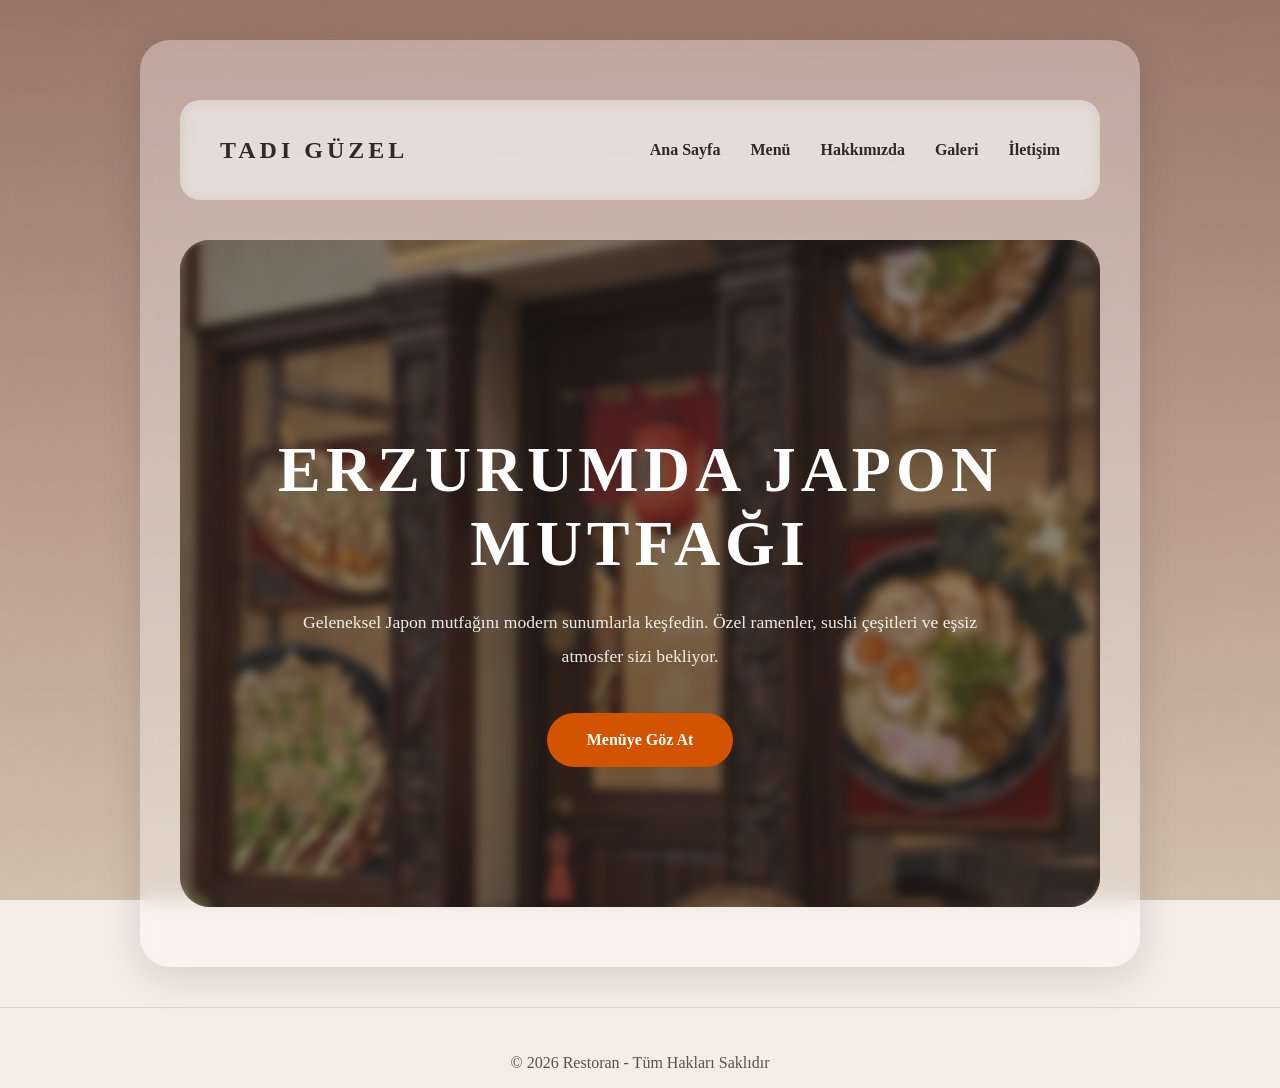
<file: index.html>
<!DOCTYPE html>
<html lang="tr">
<head>
    <meta charset="UTF-8">
    <meta name="viewport" content="width=device-width, initial-scale=1.0">
    <title>Anasayfa</title>
    <link rel="stylesheet" href="./style.css" type="text/css">
</head>
<body>

    <div class="menu-canvas">

        <header>
            <nav class="navbar">
                <div class="nav-logo">
                    TADI GÜZEL
                </div>
                <button class="nav-toggle" aria-expanded="false" aria-label="Menü aç/kapa">
                    <span></span>
                    <span></span>
                    <span></span>
                </button>
                <ul class="nav-links" id="nav-menu">
                    <li><a href="index.html">Ana Sayfa</a></li>
                    <li><a href="menu.html">Menü</a></li>
                    <li><a href="about.html">Hakkımızda</a></li>
                    <li><a href="gallery.html">Galeri</a></li>
                    <li><a href="contact.html">İletişim</a></li>
                </ul>
            </nav>
        </header>

        <main>
            <section class="hero-section">

            <h1>ERZURUMDA JAPON MUTFAĞI</h1>

            <p>
                Geleneksel Japon mutfağını modern sunumlarla keşfedin.
                Özel ramenler, sushi çeşitleri ve eşsiz atmosfer sizi bekliyor.
            </p>

            <a href="menu.html" class="hero-btn">
                Menüye Göz At
            </a>

        </section>
        </main>

    </div>

    <footer class="footer">
        <p>© 2026 Restoran - Tüm Hakları Saklıdır</p>
    </footer>

    <script src="./script.js"></script>
</body>
</html>
</file>
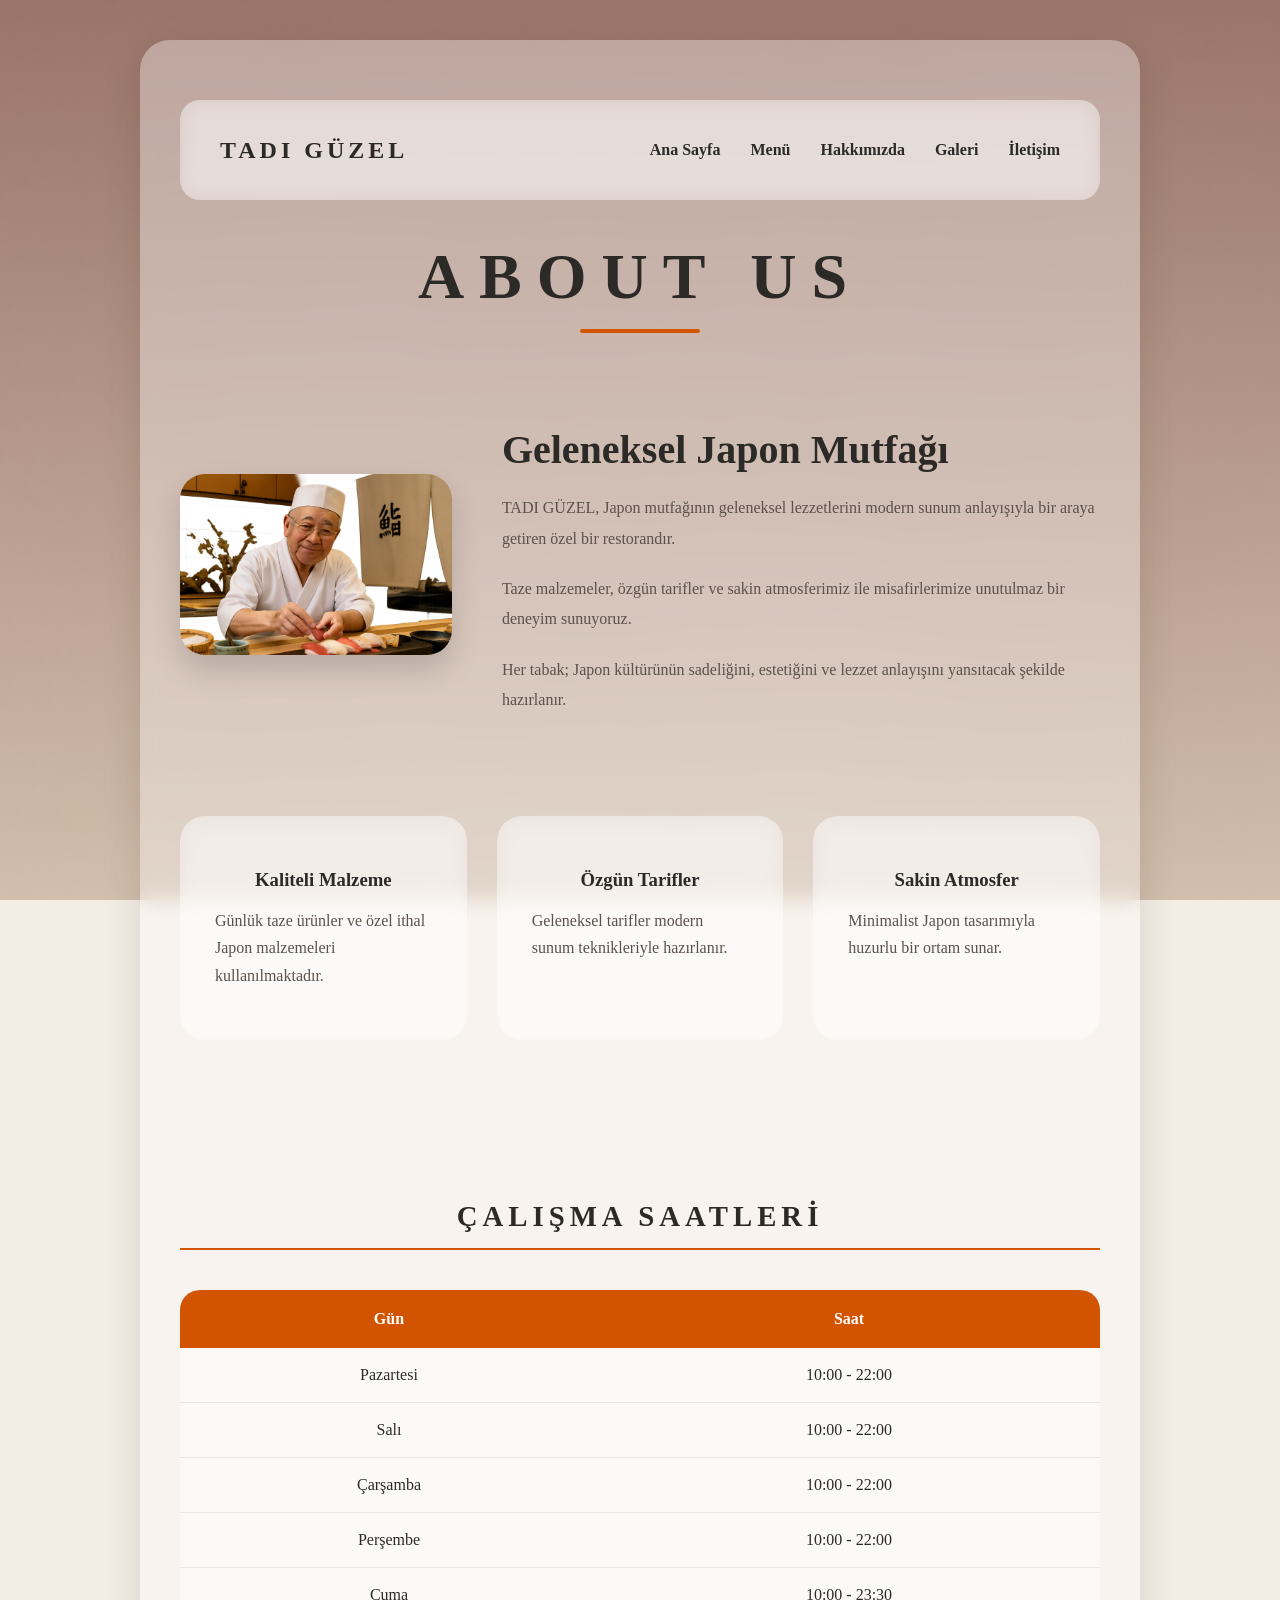
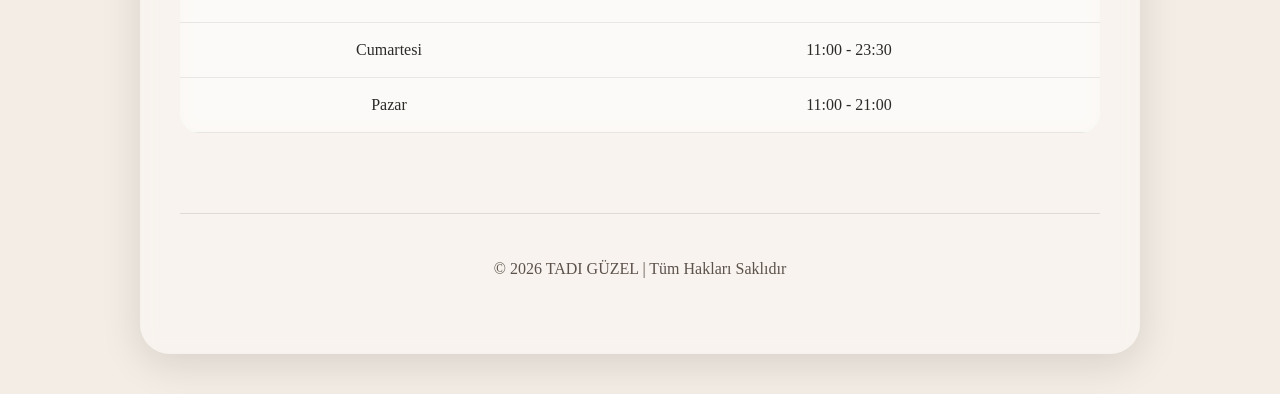
<file: about.html>
<!DOCTYPE html>
<html lang="tr">
<head>
    <meta charset="UTF-8">
    <meta name="viewport" content="width=device-width, initial-scale=1.0">
    <title>Hakkımızda | TADI GÜZEL</title>
    <link rel="stylesheet" href="./style.css" type="text/css">
</head>

<body>

    <div class="menu-canvas">

        <header>
            <nav class="navbar">
                <div class="nav-logo">
                    TADI GÜZEL
                </div>
                <button class="nav-toggle" aria-expanded="false" aria-label="Menü aç/kapa">
                    <span></span>
                    <span></span>
                    <span></span>
                </button>
                <ul class="nav-links" id="nav-menu">
                    <li><a href="index.html">Ana Sayfa</a></li>
                    <li><a href="menu.html">Menü</a></li>
                    <li><a href="about.html">Hakkımızda</a></li>
                    <li><a href="gallery.html">Galeri</a></li>
                    <li><a href="contact.html">İletişim</a></li>
                </ul>
            </nav>

            <!-- SAYFA BAŞLIK -->
            <div class="top-menu-title">
                ABOUT US
            </div>
        </header>

        <main>

        <!-- HAKKIMIZDA -->
        <section class="about-section">

            <div class="about-image">
                <img src="resimler/dedem.jpeg" alt="Şef Görseli">
            </div>

            <div class="about-text">

                <h2>Geleneksel Japon Mutfağı</h2>

                <p>
                    TADI GÜZEL, Japon mutfağının geleneksel lezzetlerini
                    modern sunum anlayışıyla bir araya getiren özel bir
                    restorandır.
                </p>

                <p>
                    Taze malzemeler, özgün tarifler ve sakin atmosferimiz ile
                    misafirlerimize unutulmaz bir deneyim sunuyoruz.
                </p>

                <p>
                    Her tabak; Japon kültürünün sadeliğini, estetiğini ve
                    lezzet anlayışını yansıtacak şekilde hazırlanır.
                </p>

            </div>

        </section>

        <!-- BİLGİ KARTLARI -->
        <section class="info-cards">

            <div class="info-card">
                <h3>Kaliteli Malzeme</h3>
                <p>
                    Günlük taze ürünler ve özel ithal Japon malzemeleri
                    kullanılmaktadır.
                </p>
            </div>

            <div class="info-card">
                <h3>Özgün Tarifler</h3>
                <p>
                    Geleneksel tarifler modern sunum teknikleriyle
                    hazırlanır.
                </p>
            </div>

            <div class="info-card">
                <h3>Sakin Atmosfer</h3>
                <p>
                    Minimalist Japon tasarımıyla huzurlu bir ortam sunar.
                </p>
            </div>

        </section>

        <!-- ÇALIŞMA SAATLERİ TABLO -->
        <section class="schedule-section">

            <h2 class="section-label">ÇALIŞMA SAATLERİ</h2>

            <table class="schedule-table">

                <tr>
                    <th>Gün</th>
                    <th>Saat</th>
                </tr>

                <tr>
                    <td>Pazartesi</td>
                    <td>10:00 - 22:00</td>
                </tr>

                <tr>
                    <td>Salı</td>
                    <td>10:00 - 22:00</td>
                </tr>

                <tr>
                    <td>Çarşamba</td>
                    <td>10:00 - 22:00</td>
                </tr>

                <tr>
                    <td>Perşembe</td>
                    <td>10:00 - 22:00</td>
                </tr>

                <tr>
                    <td>Cuma</td>
                    <td>10:00 - 23:30</td>
                </tr>

                <tr>
                    <td>Cumartesi</td>
                    <td>11:00 - 23:30</td>
                </tr>

                <tr>
                    <td>Pazar</td>
                    <td>11:00 - 21:00</td>
                </tr>

            </table>

        </section>
        </main>

        <!-- FOOTER -->
        <footer class="footer">
            <p>© 2026 TADI GÜZEL | Tüm Hakları Saklıdır</p>
        </footer>

    </div>

    <script src="./script.js"></script>
</body>
</html>
</file>
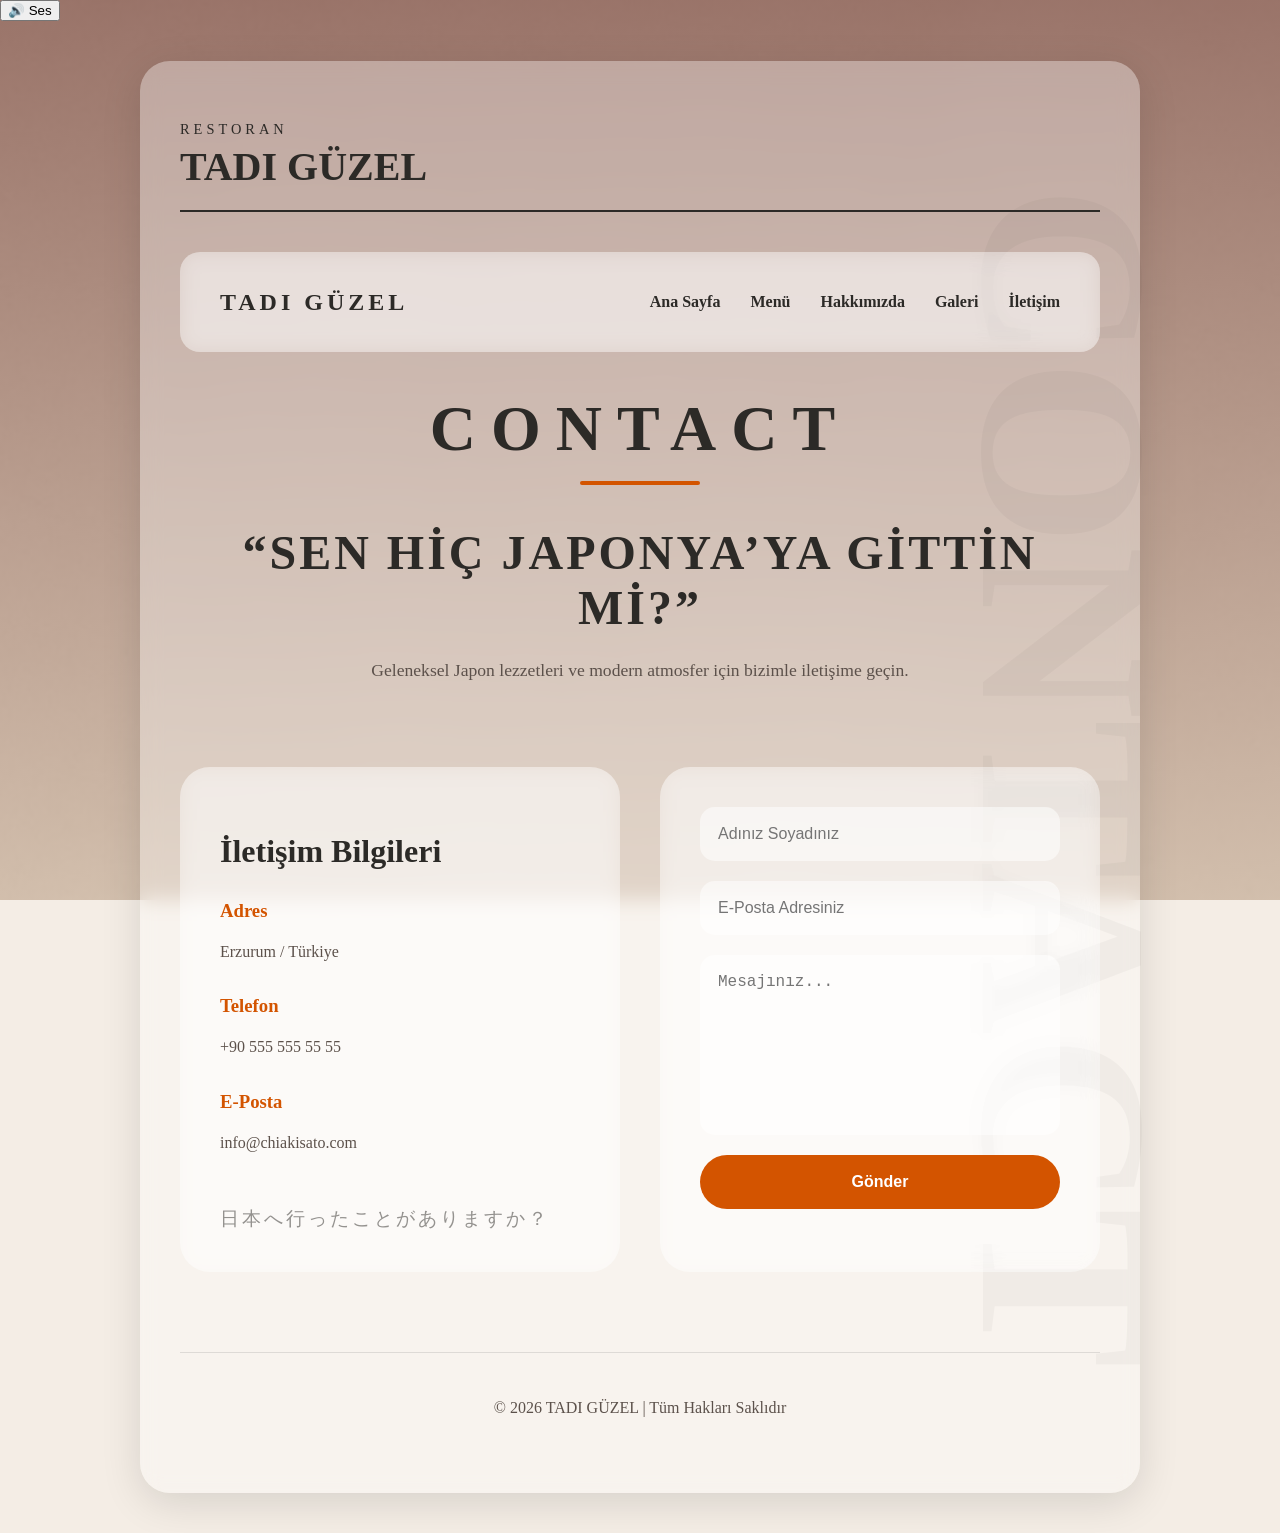
<file: contact.html>
<!DOCTYPE html>
<html lang="tr">

<head>
    <meta charset="UTF-8">
    <meta name="viewport" content="width=device-width, initial-scale=1.0">
    <title>İletişim</title>
    <link rel="stylesheet" href="./style.css" type="text/css">
</head>

<body>

    <audio id="bg-audio" src="japon-ambience.mpeg" loop preload="auto"></audio>

    <!--  SES KONTROL BUTONU -->
    <button class="sound-btn" onclick="toggleSound()">
        🔊 Ses
    </button>

    <div class="menu-canvas">

        <header>
            <div class="menu-header">
                <div class="logo-area">
                    <p>RESTORAN</p>
                    <h1>TADI GÜZEL</h1>
                </div>
                <div class="big-title">
                    CONTACT
                </div>
            </div>

            <nav class="navbar">
                <div class="nav-logo">
                    TADI GÜZEL
                </div>
                <button class="nav-toggle" aria-expanded="false" aria-label="Menü aç/kapa">
                    <span></span>
                    <span></span>
                    <span></span>
                </button>
                <ul class="nav-links" id="nav-menu">
                    <li><a href="index.html">Ana Sayfa</a></li>
                    <li><a href="menu.html">Menü</a></li>
                    <li><a href="about.html">Hakkımızda</a></li>
                    <li><a href="gallery.html">Galeri</a></li>
                    <li><a href="contact.html">İletişim</a></li>
                </ul>
            </nav>

            <div class="top-menu-title">
                CONTACT
            </div>
        </header>

        <main>

        <section class="contact-hero">

            <h1>
                “SEN HİÇ JAPONYA’YA GİTTİN Mİ?”
            </h1>

            <p>
                Geleneksel Japon lezzetleri ve modern atmosfer için
                bizimle iletişime geçin.
            </p>

        </section>

        <section class="contact-wrapper">

            <div class="contact-info">

                <h2>İletişim Bilgileri</h2>

                <div class="info-box">
                    <h3>Adres</h3>
                    <p>Erzurum / Türkiye</p>
                </div>

                <div class="info-box">
                    <h3>Telefon</h3>
                    <p>+90 555 555 55 55</p>
                </div>

                <div class="info-box">
                    <h3>E-Posta</h3>
                    <p>info@chiakisato.com</p>
                </div>

                <div class="japanese-text">
                    日本へ行ったことがありますか？
                </div>

            </div>

            <form class="contact-form">

                <input type="text" placeholder="Adınız Soyadınız" required>
                <input type="email" placeholder="E-Posta Adresiniz" required>
                <textarea placeholder="Mesajınız..." required></textarea>

                <button type="submit">Gönder</button>

            </form>

        </section>
        </main>

        <footer class="footer">
            <p>© 2026 TADI GÜZEL | Tüm Hakları Saklıdır</p>
        </footer>

    </div>

    <script src="./script.js"></script>

</body>
</html>
</file>
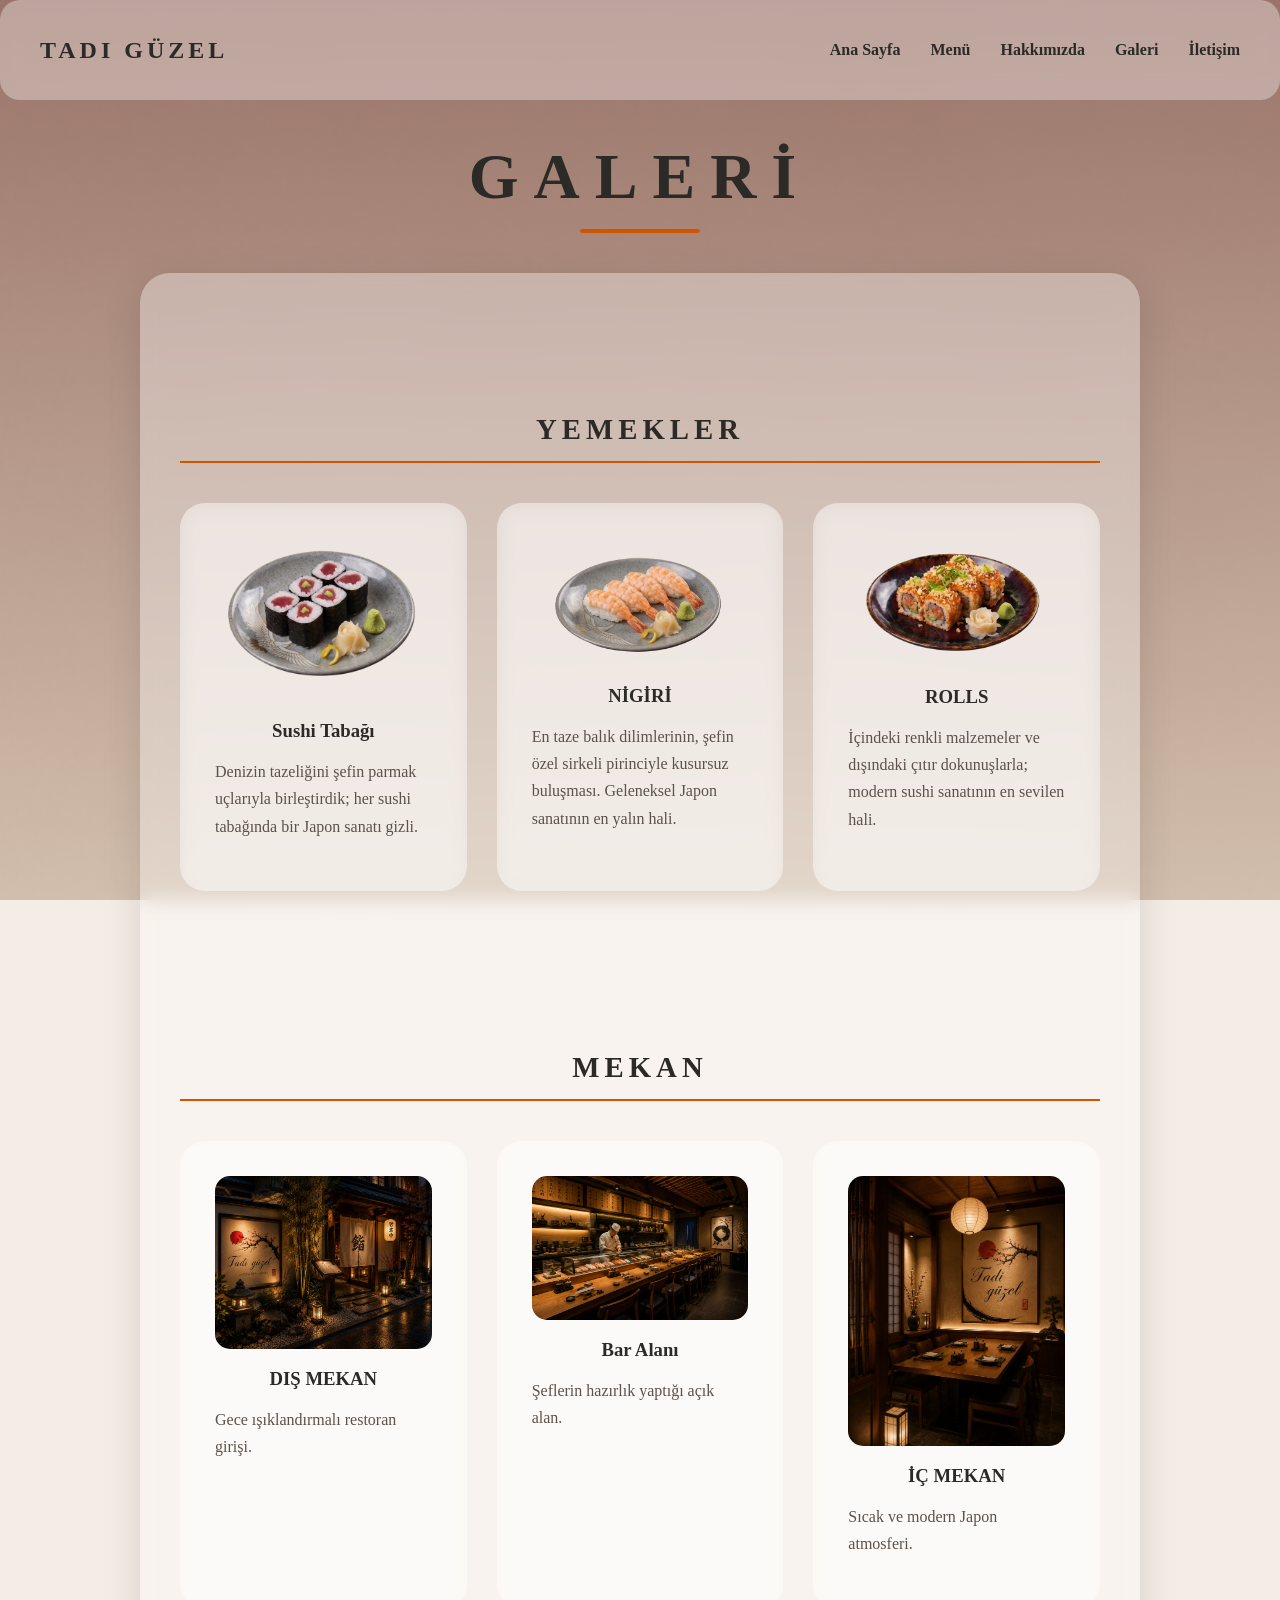
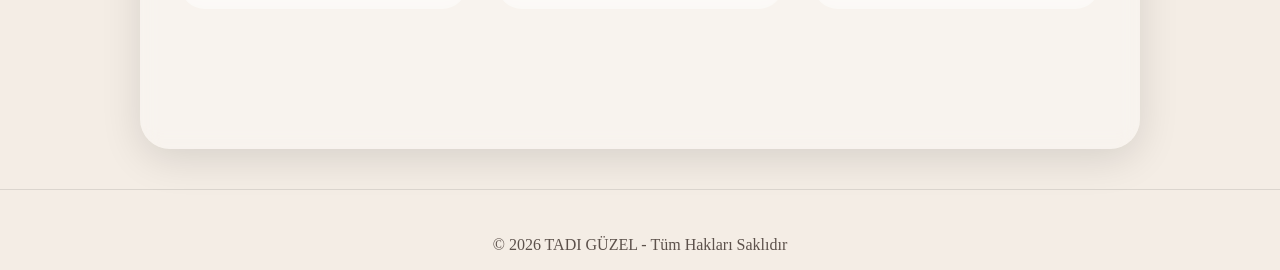
<file: gallery.html>
<!DOCTYPE html>
<html lang="tr">
<head>
    <meta charset="UTF-8">
    <meta name="viewport" content="width=device-width, initial-scale=1.0">
    <title>Galeri</title>
    <link rel="stylesheet" href="./style.css" type="text/css">
</head>
<body>

    <header>
        <nav class="navbar">
            <div class="nav-logo">TADI GÜZEL</div>
            <button class="nav-toggle" aria-expanded="false" aria-label="Menü aç/kapa">
                <span></span>
                <span></span>
                <span></span>
            </button>
            <ul class="nav-links" id="nav-menu">
                <li><a href="index.html">Ana Sayfa</a></li>
                <li><a href="menu.html">Menü</a></li>
                <li><a href="about.html">Hakkımızda</a></li>
                <li><a href="gallery.html">Galeri</a></li>
                <li><a href="contact.html">İletişim</a></li>
            </ul>
        </nav>
    </header>

    <main>
        <!-- BAŞLIK -->
        <div class="top-menu-title">
            GALERİ
        </div>

    <!-- GALERİ -->
    <div class="menu-canvas">

        <div class="section-label">YEMEKLER</div>

        <div class="info-cards">

            <div class="info-card">
                <img class="gallery-img" src="resimler/tekkamaki.png" alt="Sushi Tabağı">
                <h3>Sushi Tabağı</h3>
                <p>Denizin tazeliğini şefin parmak uçlarıyla birleştirdik; her sushi tabağında bir Japon sanatı gizli.</p>
            </div>

            <div class="info-card">
                <img class="gallery-img" src="resimler/ebinigiri.png" alt="Nigiri">
                <h3>NİGİRİ</h3>
                <p>En taze balık dilimlerinin, şefin özel sirkeli pirinciyle kusursuz buluşması. Geleneksel Japon sanatının en yalın hali.</p>
            </div>

            <div class="info-card">
                <img class="gallery-img" src="resimler/dragonroll.png" alt="Dragon Roll">
                <h3>ROLLS</h3>
                <p>İçindeki renkli malzemeler ve dışındaki çıtır dokunuşlarla; modern sushi sanatının en sevilen hali.</p>
            </div>

        </div>

        <div class="section-label">MEKAN</div>

        <div class="info-cards">

            <div class="info-card">
                <img class="gallery-img" src="resimler/dısmekan.jpeg" alt="Dış Mekan">
                <h3>DIŞ MEKAN</h3>
                <p>Gece ışıklandırmalı restoran girişi.</p>
            </div>

            <div class="info-card">
                <img class="gallery-img" src="resimler/baralanı.jpeg" alt="Bar Alanı">
                <h3>Bar Alanı</h3>
                <p>Şeflerin hazırlık yaptığı açık alan.</p>
            </div>

            <div class="info-card">
                <img class="gallery-img" src="resimler/içmekan.jpeg" alt="İç Mekan">
                <h3>İÇ MEKAN</h3>
                <p>Sıcak ve modern Japon atmosferi.</p>
            </div>

        </div>

    </div>
    </main>

    <footer class="footer">
        <p>© 2026 TADI GÜZEL - Tüm Hakları Saklıdır</p>
    </footer>

    <script src="./script.js"></script>
</body>
</html>
</file>
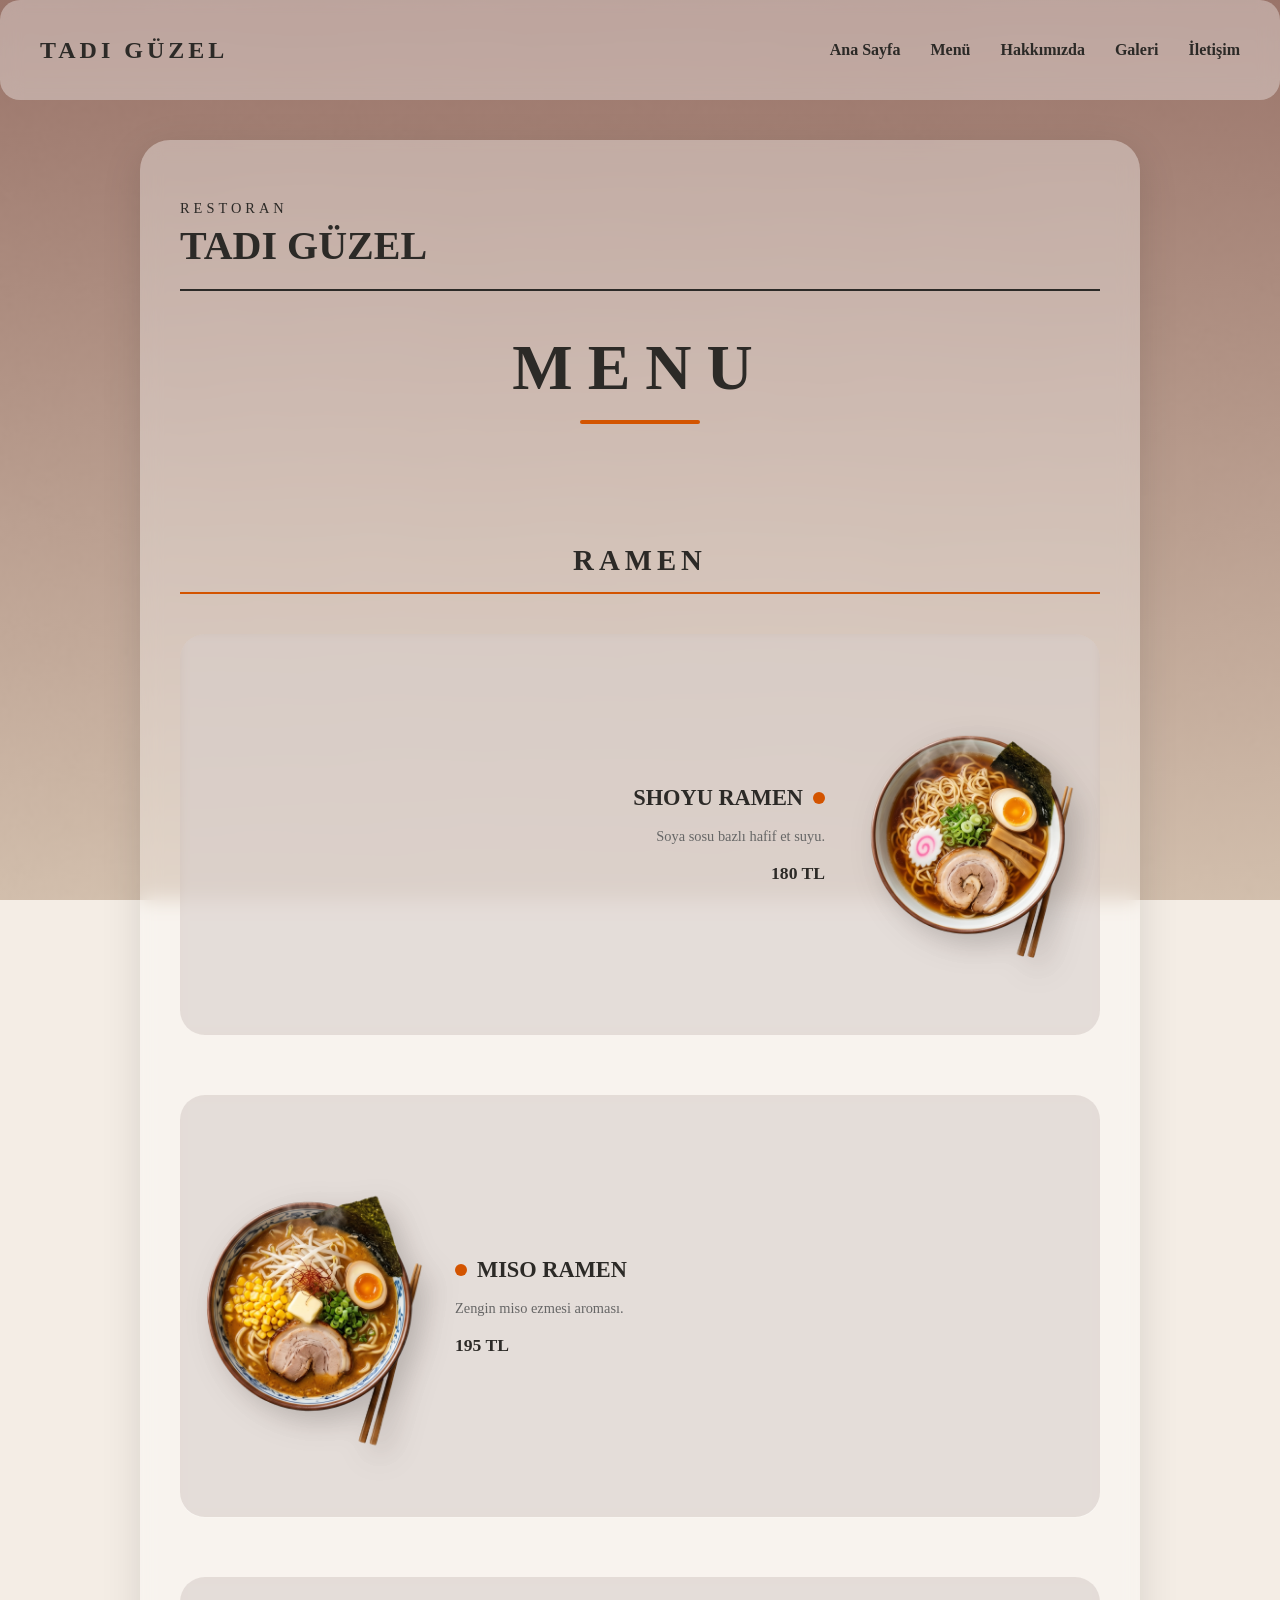
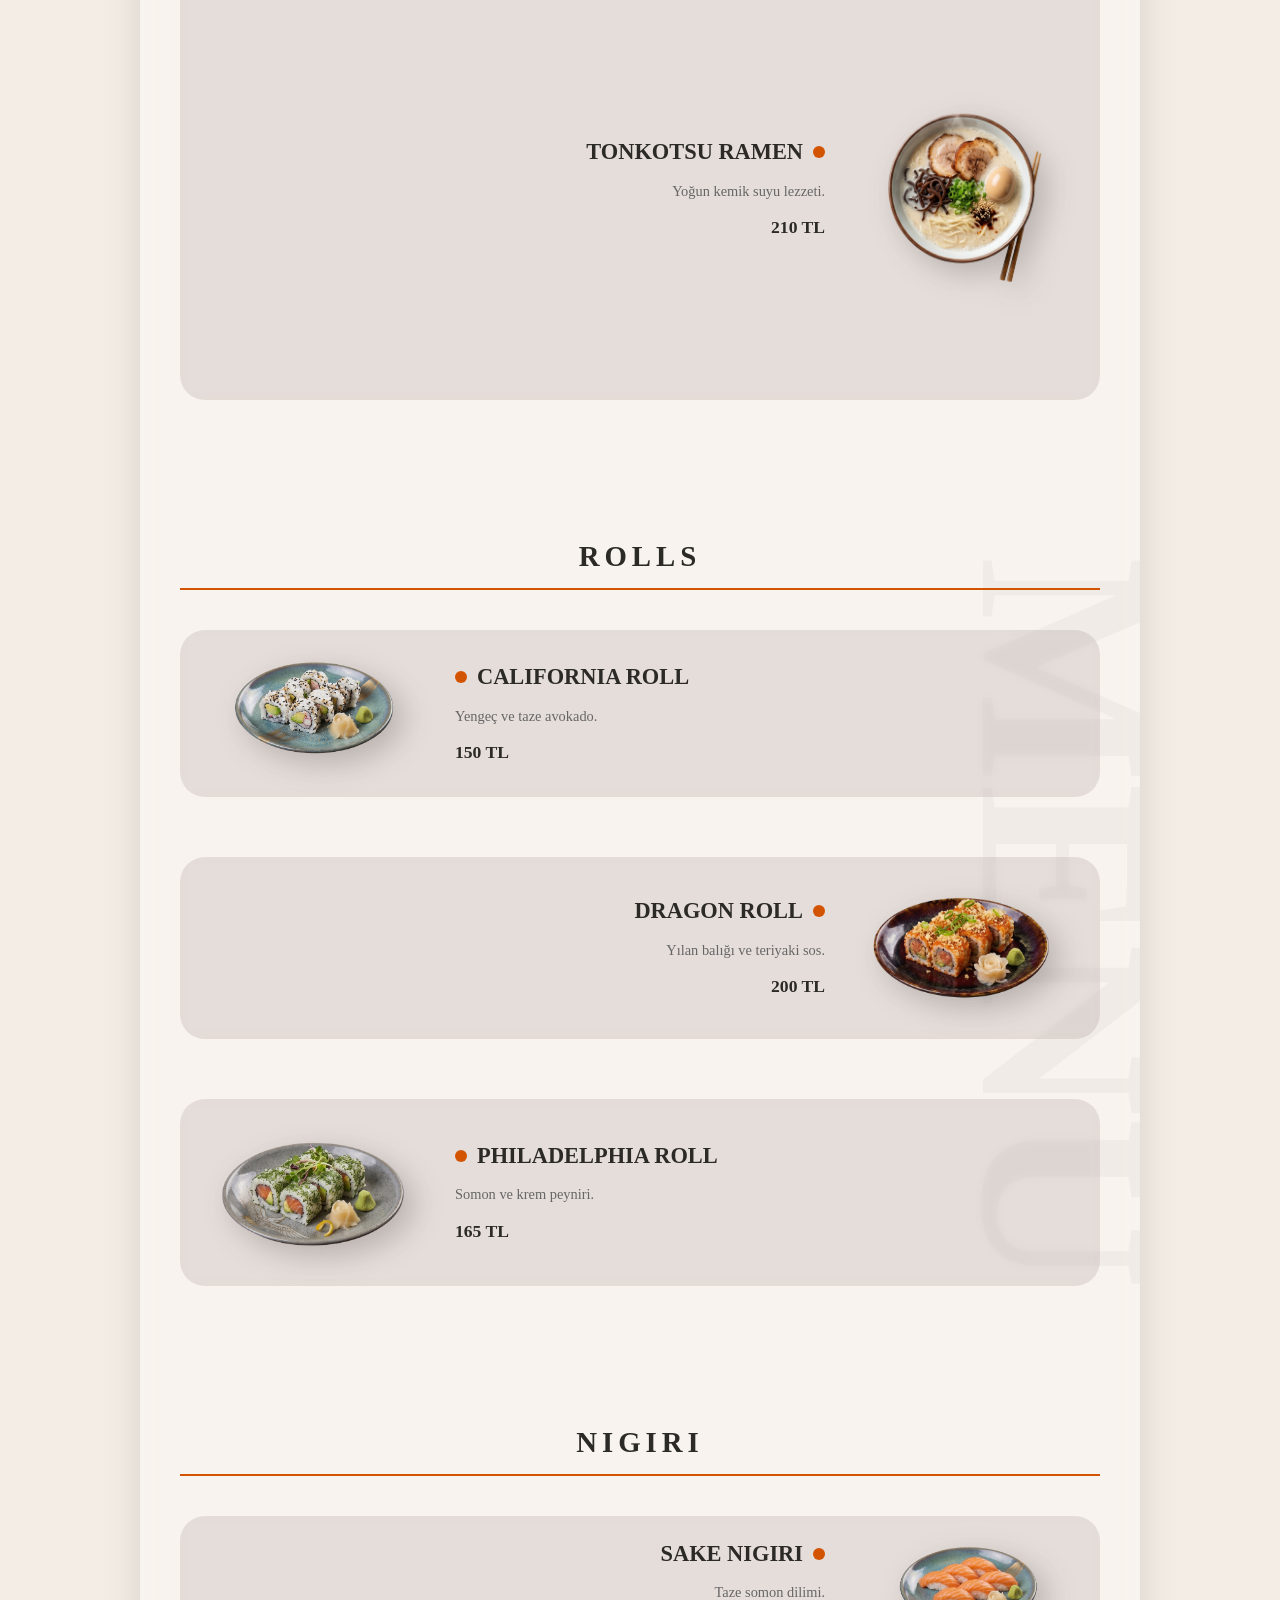
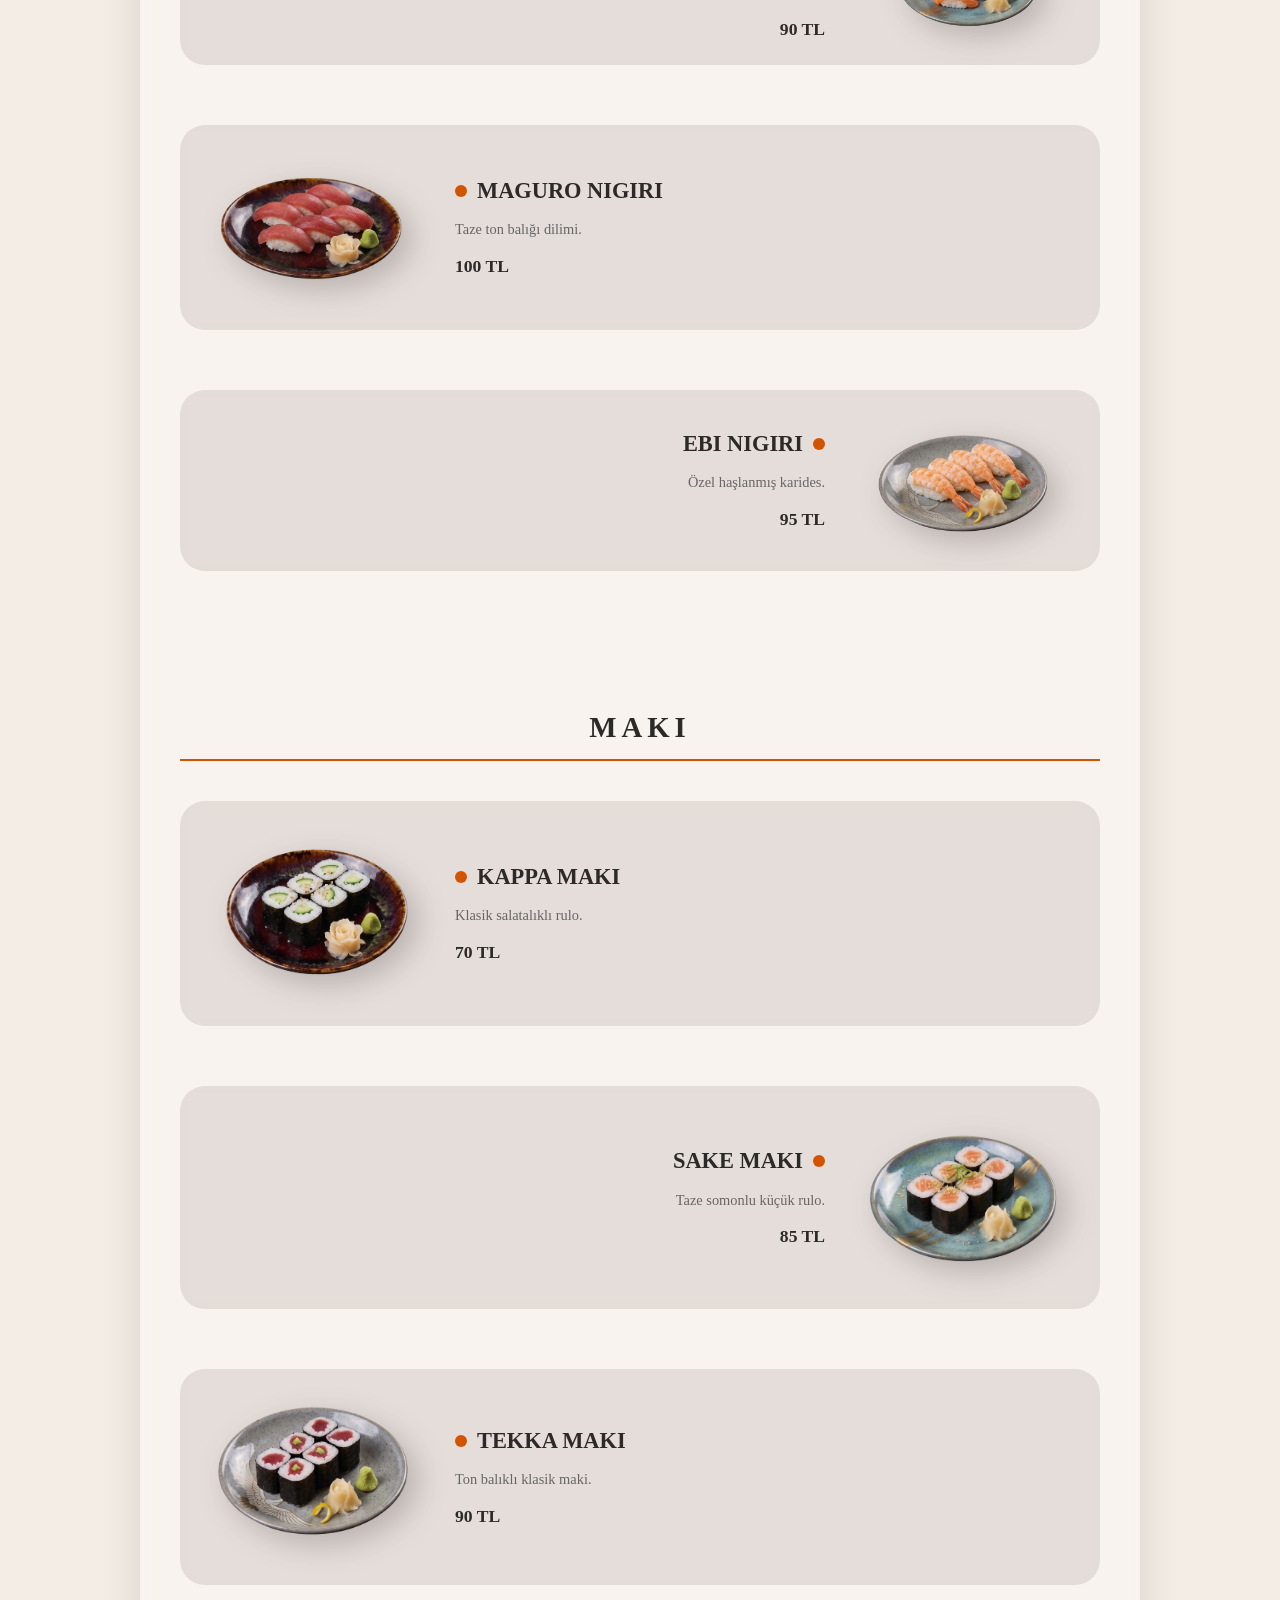
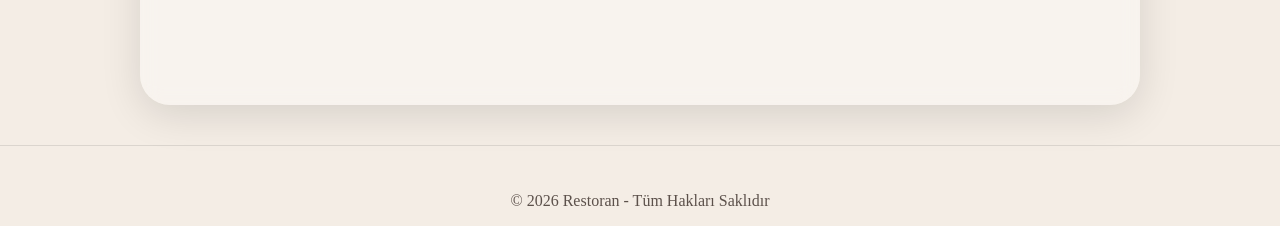
<file: menu.html>
<!DOCTYPE html>
<html lang="tr">
<head>
    <meta charset="UTF-8">
    <meta name="viewport" content="width=device-width, initial-scale=1.0">
    <title>Japon Restoranı Menü</title>
    <link rel="stylesheet" href="./style.css" type="text/css">
    <link href="https://fonts.googleapis.com/css2?family=Cinzel:wght@400;700&family=Noto+Serif+JP:wght@300;500&display=swap" rel="stylesheet">
</head>
<body>

<header>
    <nav class="navbar">
        <div class="nav-logo">
            TADI GÜZEL
        </div>
        <button class="nav-toggle" aria-expanded="false" aria-label="Menü aç/kapa">
            <span></span>
            <span></span>
            <span></span>
        </button>
        <ul class="nav-links" id="nav-menu">
            <li><a href="index.html">Ana Sayfa</a></li>
            <li><a href="menu.html">Menü</a></li>
            <li><a href="about.html">Hakkımızda</a></li>
            <li><a href="gallery.html">Galeri</a></li>
            <li><a href="contact.html">İletişim</a></li>
        </ul>
    </nav>
</header>









    <div class="menu-canvas">
        <header class="menu-header">
            <div class="logo-area">
                <p>RESTORAN</p>
                <h1>TADI GÜZEL</h1>
            </div>
            <div class="big-title">MENU</div>
        </header>
        <main>
            <div class="top-menu-title">MENU</div>
            <section class="menu-wrapper">
            
            <h2 class="section-label">RAMEN</h2>
            <article class="menu-item item-right">
                <div class="item-text">
                    <h3>SHOYU RAMEN <span class="dot"></span></h3>
                    <p>Soya sosu bazlı hafif et suyu.</p>
                    <span class="price">180 TL</span>
                </div>
                <div class="item-img"><img src="resimler/shoyu.png" alt="Shoyu"></div>
            </article>

            <article class="menu-item item-left">
                <div class="item-img"><img src="resimler/miso.png" alt="Miso"></div>
                <div class="item-text">
                    <h3><span class="dot"></span> MISO RAMEN</h3>
                    <p>Zengin miso ezmesi aroması.</p>
                    <span class="price">195 TL</span>
                </div>
            </article>

            <article class="menu-item item-right">
                <div class="item-text">
                    <h3>TONKOTSU RAMEN <span class="dot"></span></h3>
                    <p>Yoğun kemik suyu lezzeti.</p>
                    <span class="price">210 TL</span>
                </div>
                <div class="item-img"><img src="resimler/tonkotsu.png" alt="Tonkotsu"></div>
            </article>

            <h2 class="section-label">ROLLS</h2>
            <article class="menu-item item-left">
                <div class="item-img"><img src="resimler/californiaroll.png" alt="California"></div>
                <div class="item-text">
                    <h3><span class="dot"></span> CALIFORNIA ROLL</h3>
                    <p>Yengeç ve taze avokado.</p>
                    <span class="price">150 TL</span>
                </div>
            </article>

            <article class="menu-item item-right">
                <div class="item-text">
                    <h3>DRAGON ROLL <span class="dot"></span></h3>
                    <p>Yılan balığı ve teriyaki sos.</p>
                    <span class="price">200 TL</span>
                </div>
                <div class="item-img"><img src="resimler/dragonroll.png" alt="Dragon"></div>
            </article>

            <article class="menu-item item-left">
                <div class="item-img"><img src="resimler/philadelphiaroll.png" alt="Philadelphia"></div>
                <div class="item-text">
                    <h3><span class="dot"></span> PHILADELPHIA ROLL</h3>
                    <p>Somon ve krem peyniri.</p>
                    <span class="price">165 TL</span>
                </div>
            </article>

            <h2 class="section-label">NIGIRI</h2>
            <article class="menu-item item-right">
                <div class="item-text">
                    <h3>SAKE NIGIRI <span class="dot"></span></h3>
                    <p>Taze somon dilimi.</p>
                    <span class="price">90 TL</span>
                </div>
                <div class="item-img"><img src="resimler/sakenigiri.png" alt="Sake Nigiri"></div>
            </article>

            <article class="menu-item item-left">
                <div class="item-img"><img src="resimler/maguronigiri.png" alt="Maguro Nigiri"></div>
                <div class="item-text">
                    <h3><span class="dot"></span> MAGURO NIGIRI</h3>
                    <p>Taze ton balığı dilimi.</p>
                    <span class="price">100 TL</span>
                </div>
            </article>

            <article class="menu-item item-right">
                <div class="item-text">
                    <h3>EBI NIGIRI <span class="dot"></span></h3>
                    <p>Özel haşlanmış karides.</p>
                    <span class="price">95 TL</span>
                </div>
                <div class="item-img"><img src="resimler/ebinigiri.png" alt="Ebi Nigiri"></div>
            </article>

            <h2 class="section-label">MAKI</h2>
            <article class="menu-item item-left">
                <div class="item-img"><img src="resimler/kappamaki.png" alt="Kappa Maki"></div>
                <div class="item-text">
                    <h3><span class="dot"></span> KAPPA MAKI</h3>
                    <p>Klasik salatalıklı rulo.</p>
                    <span class="price">70 TL</span>
                </div>
            </article>

            <article class="menu-item item-right">
                <div class="item-text">
                    <h3>SAKE MAKI <span class="dot"></span></h3>
                    <p>Taze somonlu küçük rulo.</p>
                    <span class="price">85 TL</span>
                </div>
                <div class="item-img"><img src="resimler/sakemaki.png" alt="Sake Maki"></div>
            </article>

            <article class="menu-item item-left">
                <div class="item-img"><img src="resimler/tekkamaki.png" alt="Tekka Maki"></div>
                <div class="item-text">
                    <h3><span class="dot"></span> TEKKA MAKI</h3>
                    <p>Ton balıklı klasik maki.</p>
                    <span class="price">90 TL</span>
                </div>
            </article>

        </section>
        </main>
    </div>
 <!-- FOOTER -->
    <footer class="footer">
        <p>© 2026 Restoran - Tüm Hakları Saklıdır</p>
    </footer>


    <script src="./script.js"></script>
</body>
</html>
</file>
<file: style.css>
body {
    background:
    linear-gradient(rgba(149, 109, 99, 0.92),
    rgba(210, 190, 172, 0.92)),
    url('resimler/paper-texture.jpg');

    background-size: cover;
    background-position: center;
    background-attachment: fixed;

    font-family: 'Segoe UI', serif;
    color: #2c2a27;
    margin: 0;
    padding: 0;

    overflow-x: hidden;
     animation: fadePage 0.7s ease;
}

html {
    scroll-behavior: smooth;
    width: 100%;
}

body {
    min-height: 100%;
    width: 100%;
    background-color: #f4ede5;
}

* {
    box-sizing: border-box;
}

img {
    max-width: 100%;
    height: auto;
    display: block;
}

.menu-canvas {
    max-width: 1000px;
    margin: 40px auto;
    padding: 60px 40px;

    background: rgba(255,255,255,0.35);
    backdrop-filter: blur(10px);

    border-radius: 30px;

    box-shadow:
    0 10px 40px rgba(0,0,0,0.12);
}

.menu-header {
    display: flex;
    justify-content: space-between;
    border-bottom: 2px solid #2c2a27;
    padding-bottom: 20px;
    margin-bottom: 40px;
    position: relative;
}

.logo-area p {
    margin: 0;
    letter-spacing: 4px;
    font-size: 0.9rem;
}

.logo-area h1 {
    margin: 5px 0 0;
    font-size: 2.5rem;
}

.big-title {
    position: fixed;
    top: 50%;
    right: -20px;
    transform: translateY(-50%);
    font-size: 15rem;
    font-weight: 900;
    line-height: 0.8;
    writing-mode: vertical-rl;
    color: rgba(0,0,0,0.03);
    z-index: -1;
    user-select: none;
}

.section-label {
    text-align: center;
    font-size: 1.8rem;
    font-weight: bold;
    color: #2c2a27;
    margin: 80px 0 40px;
    letter-spacing: 5px;
    border-bottom: 2px solid #d35400;
    display: inline-block;
    width: 100%;
    padding-bottom: 15px;
}

.menu-item {
    display: flex;
    align-items: center;
    margin-bottom: 60px;
    gap: 30px;

    background: rgba(194, 180, 175, 0.4);
    backdrop-filter: blur(5px);

    padding: 25px;
    border-radius: 25px;

    transition: 0.4s;
}

.menu-item:hover {
    transform: translateY(-8px);
    box-shadow: 0 15px 30px rgba(0,0,0,0.12);
}

.item-right {
    justify-content: flex-end;
    text-align: right;
}

.item-left {
    justify-content: flex-start;
    text-align: left;
}



.item-img img {
    width: 220px;
    height: auto;
    object-fit: contain;

    filter: drop-shadow(10px 10px 15px rgba(0,0,0,0.2));

    transition: all 0.6s cubic-bezier(0.23, 1, 0.32, 1);

    cursor: pointer;
}

.item-img img:hover {
    transform: scale(1.2) rotate(5deg);

    filter:
    drop-shadow(20px 20px 30px rgba(0,0,0,0.4));
}

.item-text h3 {
    font-size: 1.4rem;
    margin: 0;

    display: flex;
    align-items: center;
    gap: 10px;
}

.item-text p {
    font-size: 0.9rem;
    color: #666;
    max-width: 300px;
    line-height: 1.6;
}

.price {
    font-weight: bold;
    font-size: 1.1rem;
    display: block;
    margin-top: 10px;
}

.dot {
    display: inline-block;
    width: 12px;
    height: 12px;
    background-color: #d35400;
    border-radius: 50%;

    animation: pulse 2s infinite;
}

@keyframes pulse {

    0% {
        box-shadow: 0 0 0 0 rgba(211, 84, 0, 0.7);
    }

    70% {
        box-shadow: 0 0 0 15px rgba(211, 84, 0, 0);
    }

    100% {
        box-shadow: 0 0 0 0 rgba(211, 84, 0, 0);
    }
}

.dark-panel {
    background-color: #2c2a27;
    color: #f4eee1;
    padding: 40px;
    border-radius: 20px;
    margin-top: 80px;
}

.footer-grid {
    display: grid;
    grid-template-columns: 1fr 1fr;
    gap: 20px 40px;
}

.footer-item {
    display: flex;
    justify-content: space-between;
    border-bottom: 1px dashed #555;
    padding-bottom: 10px;
}

.footer-item h4 {
    margin: 0;
    font-size: 1rem;
}

.footer-item p {
    margin: 0;
    font-size: 0.8rem;
    opacity: 0.7;
}

@media (max-width: 768px) {

    .menu-header {
        flex-direction: column;
        align-items: center;
        text-align: center;
    }

    .nav-toggle {
        display: flex;
    }

    .nav-links {
        display: none;
        position: fixed;
        top: 88px;
        left: 15px;
        right: 15px;
        flex-direction: column;
        gap: 20px;
        background: rgba(255,255,255,0.98);
        padding: 20px 25px;
        border-radius: 20px;
        box-shadow: 0 15px 25px rgba(0,0,0,0.18);
        z-index: 20;
    }

    .nav-links.active {
        display: flex;
    }

    .nav-links a {
        padding: 10px 0;
    }

    .menu-item {
        flex-direction: column;
        text-align: center !important;
    }

    .item-right,
    .item-left {
        justify-content: center;
    }

    .item-img img {
        width: 160px;
    }

    .big-title {
        display: none;
    }

    .section-label {
        letter-spacing: 3px;
        font-size: 1.4rem;
    }

    .menu-canvas {
        padding: 30px 15px;
        margin: 20px;
    }
}
.top-menu-title {
    text-align: center;

    font-size: 4rem;
    font-weight: 900;

    letter-spacing: 15px;

    margin-bottom: 40px;

    color: #2c2a27;

    position: relative;
}

.top-menu-title::after {
    content: "";

    width: 120px;
    height: 4px;

    background: #d35400;

    display: block;

    margin: 15px auto 0;

    border-radius: 10px;
}
.navbar {
    display: flex;
    justify-content: space-between;
    align-items: center;
    position: relative;

    padding: 25px 40px;

    background: rgba(255,255,255,0.35);

    backdrop-filter: blur(10px);

    border-radius: 20px;

    margin-bottom: 40px;
}

.nav-logo {
    font-size: 1.5rem;
    font-weight: bold;
    letter-spacing: 4px;
}

.nav-links {
    display: flex;
    gap: 30px;

    list-style: none;
}

.nav-toggle {
    display: none;
    border: none;
    background: transparent;
    cursor: pointer;
    flex-direction: column;
    gap: 6px;
    padding: 10px;
}

.nav-toggle span {
    display: block;
    width: 28px;
    height: 3px;
    border-radius: 999px;
    background: #2c2a27;
    transition: transform 0.3s ease, opacity 0.3s ease;
}

.nav-links a {
    text-decoration: none;

    color: #2c2a27;

    font-weight: 600;

    position: relative;

    transition: 0.3s;
}
.nav-links a::after {
    content: "";

    position: absolute;

    left: 0;
    bottom: -5px;

    width: 0%;
    height: 2px;

    background: #d35400;

    transition: 0.4s;
}

.nav-links a:hover::after {
    width: 100%;
}

.nav-links.active {
    display: flex;
}

@keyframes fadePage {

    from {
        opacity: 0;
        transform: translateY(15px);
    }

    to {
        opacity: 1;
        transform: translateY(0);
    }
}

.hero-section {

    text-align: center;

    padding: 120px 40px;
}

.hero-section h1 {

    font-size: 4rem;

    margin-bottom: 20px;

    letter-spacing: 5px;
}

.hero-section p {

    font-size: 1.2rem;

    max-width: 700px;

    margin: 0 auto 40px;

    line-height: 1.8;

    color: #5c514b;
}

.hero-btn {

    display: inline-block;

    padding: 18px 40px;

    background: #d35400;

    color: white;

    text-decoration: none;

    border-radius: 50px;

    font-weight: bold;

    transition: 0.4s;
}

.hero-btn:hover {

    transform: translateY(-5px);

    box-shadow: 0 10px 20px rgba(0,0,0,0.2);
}
/* ABOUT SECTION */

.about-section {

    display: flex;

    align-items: center;

    gap: 50px;

    margin-top: 60px;

    margin-bottom: 80px;
}

.about-image img {

    width: 350px;

    border-radius: 25px;

    box-shadow: 0 15px 30px rgba(0,0,0,0.15);
}

.gallery-img {
    width: 100%;
    border-radius: 15px;
    display: block;
}

.about-text h2 {

    font-size: 2.5rem;

    margin-bottom: 20px;

    color: #2c2a27;
}

.about-text p {

    line-height: 1.9;

    margin-bottom: 20px;

    color: #5c514b;
}

/* INFO CARDS */

.info-cards {

    display: grid;

    grid-template-columns: repeat(3, 1fr);

    gap: 30px;

    margin-bottom: 80px;
}

.info-card {

    background: rgba(255,255,255,0.35);

    backdrop-filter: blur(10px);

    padding: 35px;

    border-radius: 25px;

    transition: 0.4s;
}

.info-card:hover {

    transform: translateY(-8px);

    box-shadow: 0 15px 30px rgba(0,0,0,0.12);
}

.info-card h3 {

    margin-bottom: 15px;

    color: #2c2a27;

    text-align: center;
}

.info-card p {

    line-height: 1.7;

    color: #5c514b;
}

/* TABLE */

.schedule-section {

    margin-bottom: 80px;
}

.schedule-table {

    width: 100%;

    border-collapse: collapse;

    overflow: hidden;

    border-radius: 20px;

    background: rgba(255,255,255,0.35);

    backdrop-filter: blur(10px);
}

.schedule-table th {

    background: #d35400;

    color: white;

    padding: 20px;
}

.schedule-table td {

    padding: 18px;

    text-align: center;

    border-bottom: 1px solid rgba(0,0,0,0.08);
}

.schedule-table tr:hover {

    background: rgba(255,255,255,0.25);
}

/* FOOTER */

.footer {

    text-align: center;

    padding-top: 30px;

    border-top: 1px solid rgba(0,0,0,0.1);

    color: #5c514b;
}

/* RESPONSIVE */

@media (max-width: 768px) {

    .about-section {

        flex-direction: column;

        text-align: center;
    }

    .about-image img {

        width: 100%;
    }

    .info-cards {

        grid-template-columns: 1fr;
    }

    .about-text h2 {

        font-size: 2rem;
    }
}
/* CONTACT HERO */

.contact-hero {

    text-align: center;

    margin-top: 40px;

    margin-bottom: 80px;
}

.contact-hero h1 {

    font-size: 3rem;

    margin-bottom: 20px;

    color: #2c2a27;

    letter-spacing: 3px;
}

.contact-hero p {

    font-size: 1.1rem;

    color: #5c514b;

    max-width: 700px;

    margin: auto;

    line-height: 1.8;
}

/* CONTACT WRAPPER */

.contact-wrapper {

    display: grid;

    grid-template-columns: 1fr 1fr;

    gap: 40px;

    margin-bottom: 80px;
}

/* CONTACT INFO */

.contact-info {

    background: rgba(255,255,255,0.35);

    backdrop-filter: blur(10px);

    padding: 40px;

    border-radius: 30px;
}

.contact-info h2 {

    font-size: 2rem;

    margin-bottom: 30px;

    color: #2c2a27;
}

.info-box {

    margin-bottom: 30px;
}

.info-box h3 {

    margin-bottom: 10px;

    color: #d35400;
}

.info-box p {

    color: #5c514b;

    line-height: 1.7;
}

/* JAPANESE TEXT */

.japanese-text {

    margin-top: 50px;

    font-size: 1.2rem;

    letter-spacing: 3px;

    opacity: 0.5;
}

/* FORM */

.contact-form {

    background: rgba(255,255,255,0.35);

    backdrop-filter: blur(10px);

    padding: 40px;

    border-radius: 30px;

    display: flex;

    flex-direction: column;

    gap: 20px;
}

.contact-form input,
.contact-form textarea {

    padding: 18px;

    border: none;

    border-radius: 15px;

    background: rgba(255,255,255,0.5);

    font-size: 1rem;

    outline: none;
}

.contact-form textarea {

    min-height: 180px;

    resize: none;
}

/* BUTTON */

.contact-form button {

    padding: 18px;

    border: none;

    border-radius: 50px;

    background: #d35400;

    color: white;

    font-size: 1rem;

    font-weight: bold;

    cursor: pointer;

    transition: 0.4s;
}

.contact-form button:hover {

    transform: translateY(-5px);

    box-shadow: 0 10px 20px rgba(0,0,0,0.2);
}

/* RESPONSIVE */

@media (max-width: 768px) {

    .contact-wrapper {

        grid-template-columns: 1fr;
    }

    .contact-hero h1 {

        font-size: 2rem;
    }
}

/* GLOBAL MOBILE OPTIMIZATIONS */
@media (max-width: 1024px) {
    .menu-canvas {
        margin: 20px auto;
        padding: 40px 25px;
    }
    .navbar {
        padding: 20px 20px;
    }
    .hero-section {
        padding: 110px 20px;
    }
    .top-menu-title {
        font-size: 3.5rem;
    }
    .info-cards {
        gap: 24px;
    }
}

@media (max-width: 768px) {
    html {
        font-size: 15px;
    }

    body {
        background-attachment: scroll;
    }

    .menu-canvas {
        margin: 18px 12px;
        padding: 30px 18px;
    }

    .navbar {
        flex-wrap: wrap;
        gap: 15px;
        padding: 18px 18px;
    }

    .nav-links {
        width: 100%;
        justify-content: center;
    }

    .nav-links li {
        width: 100%;
        text-align: center;
    }

    .nav-links a {
        width: 100%;
        display: inline-block;
        padding: 10px 0;
    }

    .hero-section {
        padding: 90px 16px;
    }

    .hero-section h1 {
        font-size: 2.7rem;
    }

    .hero-section p {
        font-size: 1rem;
    }

    .menu-item {
        flex-direction: column;
        gap: 20px;
    }

    .item-img,
    .item-text {
        width: 100%;
    }

    .item-text {
        text-align: center;
    }

    .contact-form,
    .contact-info {
        padding: 30px 20px;
    }

    .schedule-table th,
    .schedule-table td {
        padding: 14px 10px;
        font-size: 0.95rem;
    }

    .info-cards {
        grid-template-columns: 1fr;
        gap: 20px;
    }
}

@media (max-width: 480px) {
    .nav-toggle {
        display: flex;
    }

    .nav-links {
        position: static;
        top: auto;
        left: auto;
        right: auto;
        background: transparent;
        box-shadow: none;
        gap: 12px;
        padding: 0;
    }

    .nav-links.active {
        background: rgba(255,255,255,0.98);
        padding: 16px 18px;
        border-radius: 20px;
    }

    .navbar {
        padding: 16px 14px;
    }

    .hero-section {
        padding: 70px 14px;
    }

    .hero-section h1 {
        font-size: 2.2rem;
    }

    .hero-btn {
        width: 100%;
        padding: 16px;
    }

    .menu-canvas {
        margin: 16px 10px;
        padding: 24px 14px;
    }

    .contact-form input,
    .contact-form textarea {
        font-size: 0.95rem;
        padding: 16px;
    }

    .top-menu-title {
        font-size: 2.8rem;
        letter-spacing: 8px;
    }

    .about-text h2 {
        font-size: 1.8rem;
    }

    .contact-hero h1 {
        font-size: 1.9rem;
    }
}

/* HERO BACKGROUND */

.hero-section {

    position: relative;

    overflow: hidden;

    border-radius: 30px;

    padding: 140px 40px;

    text-align: center;

    isolation: isolate;
}

.hero-section::before {

    content: "";

    position: absolute;

    inset: 0;

    background:
    linear-gradient(rgba(0,0,0,0.45),
    rgba(0,0,0,0.45)),
    url("resimler/japan-bg.jpg");

    background-size: cover;
    background-position: center;

    filter: blur(4px);

    transform: scale(1.1);

    z-index: -2;
}

.hero-section::after {

    content: "";

    position: absolute;

    inset: 0;

    background: rgba(255,255,255,0.08);

    backdrop-filter: blur(2px);

    z-index: -1;
}

.hero-section h1 {

    color: white;

    font-size: 4rem;

    letter-spacing: 5px;

    margin-bottom: 25px;
}

.hero-section p {

    color: rgba(255,255,255,0.9);

    max-width: 700px;

    margin: auto auto 40px;

    line-height: 1.9;

    font-size: 1.1rem;
}
</file>
